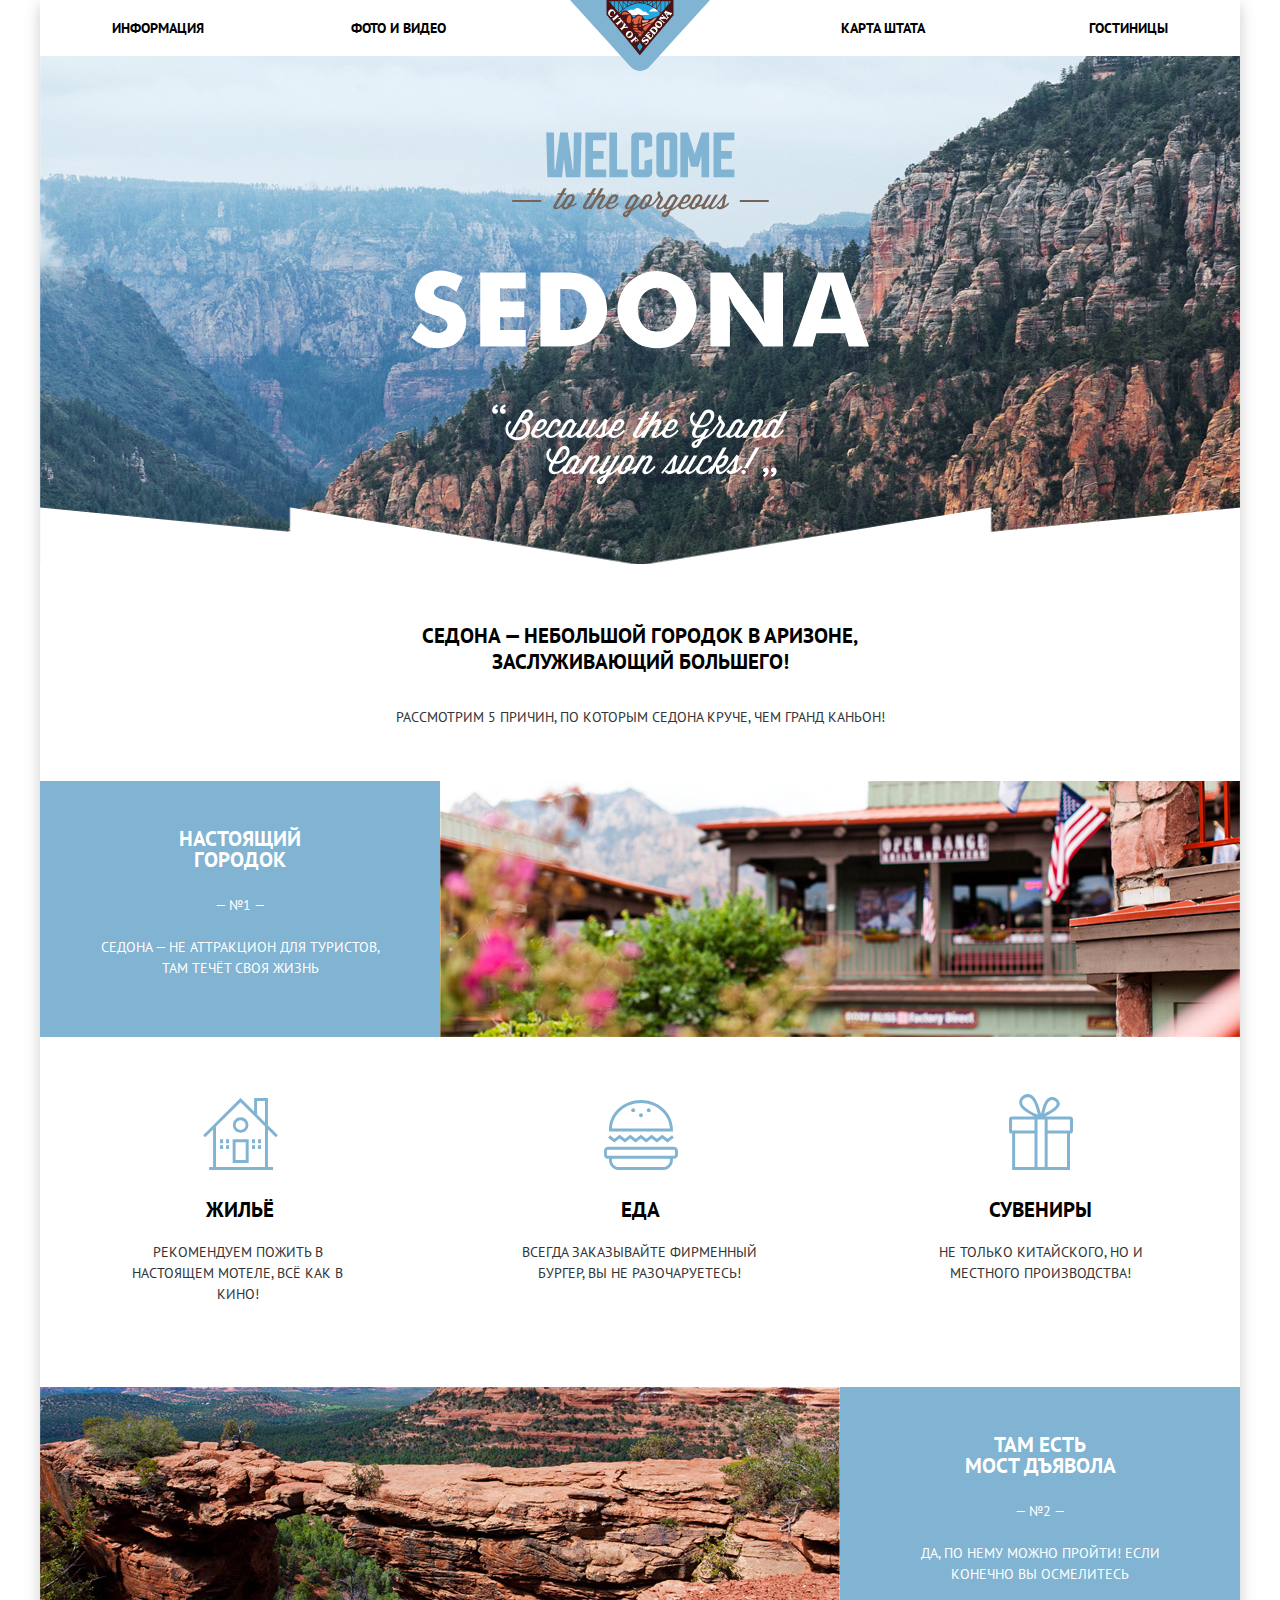
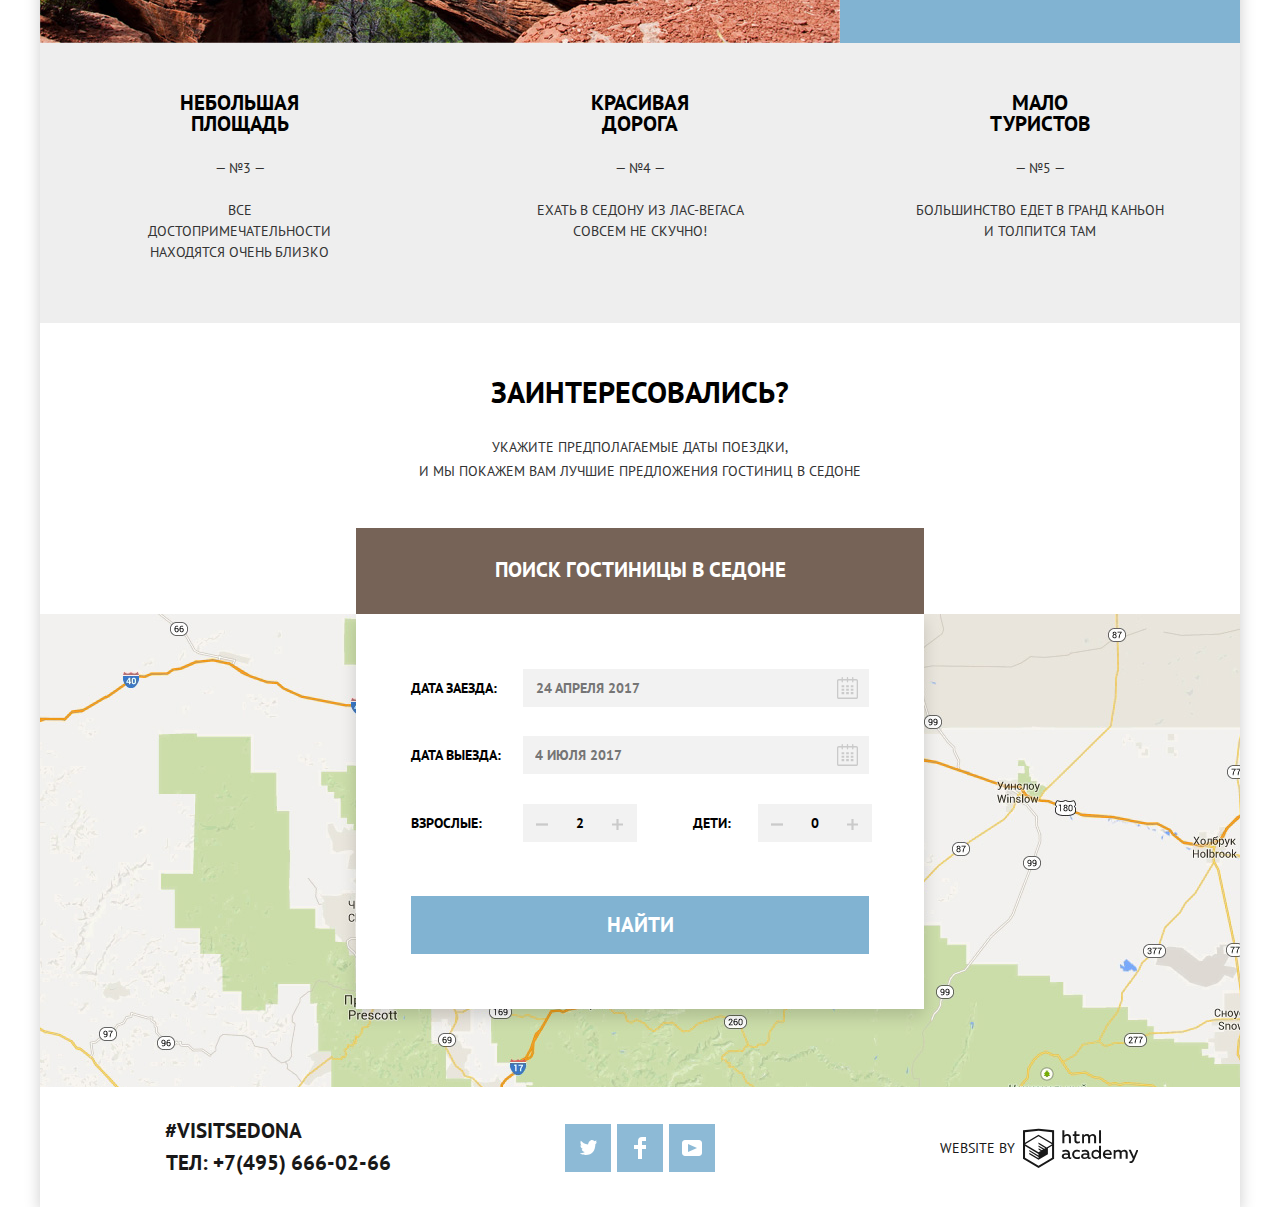
<file: index.html>
<!DOCTYPE html>
<html lang="ru">
  <head>
    <meta charset="utf-8">
    <title>Sedona</title>
    <link href="https://fonts.googleapis.com/css?family=PT+Sans:400,700&display=swap&subset=cyrillic" rel="stylesheet">
    <link rel="stylesheet" href="css/normalize.css">
    <link rel="stylesheet" href="css/style-min.css">
  </head>
  <body>
    <div class="wrapper">
      <header class="main-header">
        <nav class="main-navigation">
          <div class="main-header-logo">
            <img src="img/global/logo.svg" width="140" height="71" alt="Логотип Седона">
          </div>
          <ul class="site-navigation">
            <li class="site-navigation__link"><a href="#">Информация</a></li>
            <li class="site-navigation__link"><a href="#">Фото и видео</a></li>
            <li class="site-navigation__link"><a href="#">Карта штата</a></li>
            <li class="site-navigation__link"><a href="catalog.html">Гостиницы</a></li>
          </ul>
        </nav>
      </header>
      <main class="container">
        <section class="welcome">
          <img class="welcome-title" src="img/index/welcome.svg" alt="Добро пожаловать в Седону" width="459" height="353">
        </section>
        <div class="promo">
          <h1 class="promo-title heading">Седона — небольшой городок в Аризоне,
            заслуживающий большего!
          </h1>
          <p class="promo-reasons">Рассмотрим 5 причин, по которым Седона круче, чем гранд каньон!</p>
        </div>
        <section class="advantages">
          <div class="advantage-top">
            <div class="advantage-blue">
              <div class="description-blue">
                <h2 class="advantage-title heading">Настоящий городок</h2>
                <p class="advantage-number">— №1 —</p>
                <p class="advantage-description-top">Седона — не аттракцион для туристов, там течёт своя жизнь</p>
              </div>
              <img class="blue-image" src="img/index/feature-picture.jpg" alt="Настоящий городок" width="800" height="256">
            </div>
            <ul class="advantages-line">
              <li class="feature-item-house">
                <img class="house-img" src="img/index/icon-1.svg" alt="Дом" width="75" height="72">
                <h3 class="house-title heading">Жильё</h3>
                <p class="house-text">Рекомендуем пожить в настоящем мотеле, всё как в кино!</p>
              </li>
              <li class="feature-item-food">
                <img class="food-img" src="img/index/icon-3.svg" alt="Сувенир" width="74" height="70">
                <h3 class="food-title heading">Еда</h3>
                <p class="food-text">Всегда заказывайте фирменный бургер, вы не разочаруетесь!</p>
              </li>
              <li class="feature-item-souvenirs">
                <img class="souvenirs-img" src="img/index/icon-2.svg" alt="Бургер" width="64" height="76">
                <h3 class="souvenirs-title heading">Сувениры</h3>
                <p class="souvenirs-text">Не только китайского, но и местного производства!</p>
              </li>
            </ul>
          </div>
          <div class="advantage-bottom">
            <div class="advantage-blue">
              <img class="blue-image" src="img/index/feature-picture2.jpg" alt="Мост дъявола" width="800" height="256">
              <div class="description-blue">
                <h2 class="heading">Там есть<br> мост дъявола</h2>
                <p class="advantage-number">— №2 —</p>
                <p class="advantage-description-bottom">Да, по нему можно пройти! Если конечно вы осмелитесь</p>
              </div>
            </div>
            <ul class="advantages-row">
              <li class="more-advantage">
                <h3 class="more-title heading">Небольшая площадь</h3>
                <p class="more-number">— №3 —</p>
                <p class="area-text"> Все достопримечательности находятся очень близко</p>
              </li>
              <li class="more-advantage">
                <h3 class="more-title heading">Красивая дорога</h3>
                <p class="more-number">— №4 —</p>
                <p class="road-text">Ехать в Седону из Лас-Вегаса совсем не скучно!</p>
              </li>
              <li class="more-advantage">
                <h3 class="more-title heading">Мало туристов</h3>
                <p class="more-number">— №5 —</p>
                <p class="tourist-text"> Большинство едет в гранд каньон и толпится там</p>
              </li>
            </ul>
          </div>
        </section>
        <section class="search-hotel">
          <div class="search-text">
            <h3 class="search-question heading">Заинтересовались?</h3>
            <p class="search-date">Укажите предполагаемые даты поездки,<br>
              и мы покажем вам лучшие предложения гостиниц в седоне
            </p>
          </div>
          <a href="form.html" class="find-hotel">поиск гостиницы в седоне</a>
          <div class="form-map">
            <div class="form-hotels">
              <form class="search-form" action="#" method="post">
                <div class="date-in">
                  <label class="arrival" for="date-arrival">Дата заезда:</label>
                  <input class="arrival-text" type="text" name="date-arrival" placeholder="24 апреля 2017" id="date-arrival">
                  <span class="calendar-wrapper" title="Календарь">
                    <svg  class="calendar" xmlns="http://www.w3.org/2000/svg" width="21" height="22" viewBox="0 0 21 22">
                      <path d="M19.251 2.025h-2.845V.648c0-.381-.294-.689-.656-.689-.363 0-.656.308-.656.689v1.377h-3.938V.648c0-.381-.294-.689-.655-.689-.363 0-.657.308-.657.689v1.377H5.906V.648c0-.381-.294-.689-.656-.689-.363 0-.657.308-.657.689v1.377H1.75C.784 2.025 0 2.847 0 3.862v16.302C0 21.179.784 22 1.75 22h17.501c.966 0 1.749-.821 1.749-1.836V3.862c0-1.015-.783-1.837-1.749-1.837zm.437 18.139a.448.448 0 0 1-.437.459H1.75a.45.45 0 0 1-.438-.459V3.862a.45.45 0 0 1 .438-.459h2.844v1.378c0 .381.294.689.657.689.362 0 .656-.308.656-.689V3.403h3.938v1.378c0 .381.294.689.657.689.361 0 .655-.308.655-.689V3.403h3.938v1.378c0 .381.293.689.656.689.362 0 .656-.308.656-.689V3.403h2.845c.241 0 .437.206.437.459v16.302z"/>
                      <path d="M4.594 8.225h2.625v2.066H4.594zM4.594 11.668h2.625v2.067H4.594zM4.594 15.112h2.625v2.066H4.594zM9.188 15.112h2.625v2.066H9.188zM9.188 11.668h2.625v2.067H9.188zM9.188 8.225h2.625v2.066H9.188zM13.781 15.112h2.625v2.066h-2.625zM13.781 11.668h2.625v2.067h-2.625zM13.781 8.225h2.625v2.066h-2.625z"/>
                    </svg>
                  </span>
                </div>
                <div class="date-out">
                  <label class="departure" for="date-departure">Дата выезда:</label>
                  <input class="departure-text" type="text" name="date-departure" placeholder="4 июля 2017" id="date-departure">
                  <span class="calendar-wrapper" title="Календарь">
                    <svg  class="calendar" xmlns="http://www.w3.org/2000/svg" width="21" height="22" viewBox="0 0 21 22">
                      <path d="M19.251 2.025h-2.845V.648c0-.381-.294-.689-.656-.689-.363 0-.656.308-.656.689v1.377h-3.938V.648c0-.381-.294-.689-.655-.689-.363 0-.657.308-.657.689v1.377H5.906V.648c0-.381-.294-.689-.656-.689-.363 0-.657.308-.657.689v1.377H1.75C.784 2.025 0 2.847 0 3.862v16.302C0 21.179.784 22 1.75 22h17.501c.966 0 1.749-.821 1.749-1.836V3.862c0-1.015-.783-1.837-1.749-1.837zm.437 18.139a.448.448 0 0 1-.437.459H1.75a.45.45 0 0 1-.438-.459V3.862a.45.45 0 0 1 .438-.459h2.844v1.378c0 .381.294.689.657.689.362 0 .656-.308.656-.689V3.403h3.938v1.378c0 .381.294.689.657.689.361 0 .655-.308.655-.689V3.403h3.938v1.378c0 .381.293.689.656.689.362 0 .656-.308.656-.689V3.403h2.845c.241 0 .437.206.437.459v16.302z"/>
                      <path d="M4.594 8.225h2.625v2.066H4.594zM4.594 11.668h2.625v2.067H4.594zM4.594 15.112h2.625v2.066H4.594zM9.188 15.112h2.625v2.066H9.188zM9.188 11.668h2.625v2.067H9.188zM9.188 8.225h2.625v2.066H9.188zM13.781 15.112h2.625v2.066h-2.625zM13.781 11.668h2.625v2.067h-2.625zM13.781 8.225h2.625v2.066h-2.625z"/>
                    </svg>
                  </span>
                </div>
                <div class="quantity">
                  <div class="quantity-adult">
                    <label class="adult-label" for="quantity-adults">Взрослые:</label>
                    <div class="how-adults">
                      <a class="adult-minus" title="Уменьшить количество">
                        <svg class="icon-minus" xmlns="http://www.w3.org/2000/svg" width="12" height="3" viewBox="0 0 9.917 1.917">
                          <path d="M0 0h9.917v1.917h-9.917z"></path>
                        </svg>
                      </a>
                      <input class="adult-field" type="text" name="quantity-adults" value="2" id="quantity-adults">
                      <a class="adult-plus" title="Увеличить количество">
                        <svg class="icon-plus" xmlns="http://www.w3.org/2000/svg" width="11" height="11" viewBox="0 0 9.917 9.917">
                          <path d="M9.917 4h-4v-4h-1.917v4h-4v1.917h4v4h1.917v-4h4z"></path>
                        </svg>
                      </a>
                    </div>
                  </div>
                  <div class="quantity-children">
                    <label class="children-label" for="quantity-children">Дети:</label>
                    <div class="how-childrens">
                      <a class="children-minus" title="Уменьшить количество">
                        <svg class="icon-minus" xmlns="http://www.w3.org/2000/svg" width="12" height="3" viewBox="0 0 9.917 1.917">
                          <path d="M0 0h9.917v1.917h-9.917z"></path>
                        </svg>
                      </a>
                      <input class="children-field" type="text" name="quantity-children" value="0" id="quantity-children">
                      <a class="children-plus" title="Увеличить количество">
                        <svg class="icon-plus" xmlns="http://www.w3.org/2000/svg" width="11" height="11" viewBox="0 0 9.917 9.917">
                          <path d="M9.917 4h-4v-4h-1.917v4h-4v1.917h4v4h1.917v-4h4z"></path>
                        </svg>
                      </a>
                    </div>
                  </div>
                </div>
                <button type="submit" class="search-button">Найти</button>
              </form>
            </div>
            <iframe class="map-sedona" src="https://www.google.com/maps/embed?pb=!1m18!1m12!1m3!1d6936.505909558328!2d-111.76357971308367!3d34.86641125039566!2m3!1f0!2f0!3f0!3m2!1i1024!2i768!4f13.1!3m3!1m2!1s0x872da132f942b00d%3A0x5548c523fa6c8efd!2z0KHQtdC00L7QvdCwLCDQkNGA0LjQt9C-0L3QsCA4NjMzNiwg0KHQqNCQ!5e0!3m2!1sru!2sru!4v1582184857812!5m2!1sru!2sru" width="1200" height="593" style="border:0;" allowfullscreen=""></iframe>
          </div>
        </section>
      </main>
      <footer class="main-footer">
        <div class="contacts">
          <div class="footer-hashtag">#visitSEDONA</div>
          <div class="footer-number">Тел: <a class="number-link" href="tel:+74956660266">+7(495) 666-02-66</a></div>
        </div>
        <div class="footer-social">
          <a class="social-link" href="#" target="_blank" title="наша страница в Twitter">
            <svg class="social-svg" xmlns="http://www.w3.org/2000/svg" xmlns:xlink="http://www.w3.org/1999/xlink" width="17" height="15" viewBox="0 0 17 15">
              <path d="M10.95.144c1.685-.496 2.984.27 3.577 1.179.673-.231 1.331-.481 2.011-.708a2.345 2.345 0 0 1-.857 1.768c.685.17 1.304-.491 1.304-.491-.169 1-1.006 1.788-1.563 2.024-.231 6.75-3.175 11.217-10.077 11.082h-.446c-.41 0-4.164-.46-4.898-1.887 2.271.196 3.893-.422 4.693-1.177-.96-.3-2.679-.477-2.979-2.95.349.106.564.228 1.19.119C1.705 8.247.374 7.53.448 5.33c.285.328 1.067.536 1.34.472C1.085 5.561-.182 2.442.894.85c1.818 1.854 3.735 3.606 7.152 3.773C8.254 2.33 9.183.793 10.95.144z"></path>
            </svg>
          </a>
          <a class="social-link" href="#" target="_blank" title="наша страница в Facebook">
            <svg class="social-svg" xmlns="http://www.w3.org/2000/svg" width="12" height="22" viewBox="0 0 12 22">
              <path d="M12 4V0H8a4 4 0 0 0-4 4v4H0v4h4v10h4V12h4V8H8V4h4z"></path>
            </svg>
          </a>
          <a class="social-link" href="#" target="_blank" title="наша страница на YouTube">
            <svg class="social-svg" xmlns="http://www.w3.org/2000/svg" xmlns:xlink="http://www.w3.org/1999/xlink" width="20" height="16" viewBox="0 0 20 16">
              <path d="M17 0H3C1.35 0 0 1.35 0 3v10c0 1.65 1.35 3 3 3h14c1.65 0 3-1.35 3-3V3c0-1.65-1.35-3-3-3zM6.027 11.998V4.002L15.014 8l-8.987 3.998z"></path>
            </svg>
          </a>
        </div>
        <p class="footer-copyright">
          <span class="copyright-text">Website by</span>
          <a class="footer-logo" href="https://htmlacademy.ru/intensive/htmlcss">
            <svg class="copyright-logo" xmlns="http://www.w3.org/2000/svg" data-name="Layer 1" viewBox="0 0 113 39">
              <path d="M46.84 28.22a2.07 2.07 0 0 0 .58-.11v1.4a3.41 3.41 0 0 1-1.24.22 1.75 1.75 0 0 1-1.75-1 5.08 5.08 0 0 1-3.3 1.13c-1.59 0-3.06-.87-3.06-2.68 0-2.24 2.08-2.93 3.9-2.93a11.63 11.63 0 0 1 2.28.26v-.31c0-1.09-.8-1.86-2.3-1.86a7.79 7.79 0 0 0-3.15.67v-1.79a10.72 10.72 0 0 1 3.35-.58c2.48 0 4 1.18 4 3.83v3.14a.57.57 0 0 0 .69.61zm-6.76-1.19a1.42 1.42 0 0 0 1.64 1.29 3.56 3.56 0 0 0 2.53-1v-1.51a10.21 10.21 0 0 0-1.9-.22c-1.1.01-2.27.35-2.27 1.45zM53.06 20.62a5.29 5.29 0 0 1 2.7.67v1.79a4.28 4.28 0 0 0-2.42-.73 2.89 2.89 0 1 0 0 5.76 5.26 5.26 0 0 0 2.55-.67v1.8a6.58 6.58 0 0 1-2.9.6 4.42 4.42 0 0 1-4.72-4.54 4.54 4.54 0 0 1 4.79-4.68zM65.84 28.22a2.07 2.07 0 0 0 .58-.11v1.4a3.41 3.41 0 0 1-1.24.22 1.75 1.75 0 0 1-1.75-1 5.08 5.08 0 0 1-3.3 1.13c-1.59 0-3.06-.87-3.06-2.68 0-2.24 2.08-2.93 3.9-2.93a11.63 11.63 0 0 1 2.28.26v-.31c0-1.09-.8-1.86-2.3-1.86a7.79 7.79 0 0 0-3.15.67v-1.79a10.72 10.72 0 0 1 3.35-.58c2.48 0 4 1.18 4 3.83v3.14a.57.57 0 0 0 .69.61zm-6.76-1.19a1.42 1.42 0 0 0 1.64 1.29 3.56 3.56 0 0 0 2.53-1v-1.51a10.21 10.21 0 0 0-1.9-.22c-1.11.01-2.27.35-2.27 1.45zM76.67 16.85v12.76h-1.76v-1.39a4.07 4.07 0 0 1-3.35 1.62 4.62 4.62 0 0 1 0-9.22 4 4 0 0 1 3.15 1.37v-5.14h2zm-4.76 5.48a2.9 2.9 0 0 0 0 5.8 3 3 0 0 0 2.79-1.84v-2.13a3.06 3.06 0 0 0-2.79-1.83zM82.99 20.62c3.48 0 4.68 2.81 4.12 5.34h-6.58c.22 1.57 1.75 2.22 3.35 2.22a6.41 6.41 0 0 0 2.77-.62v1.68a7.5 7.5 0 0 1-3.14.6c-2.68 0-5-1.53-5-4.61a4.39 4.39 0 0 1 4.48-4.61zm.09 1.62a2.39 2.39 0 0 0-2.57 2.26h4.85a2.06 2.06 0 0 0-2.28-2.26zM89.1 29.61v-8.75h1.73v1.09a4 4 0 0 1 2.92-1.33 3 3 0 0 1 2.73 1.4 4.33 4.33 0 0 1 3.06-1.4 3.21 3.21 0 0 1 3.32 3.52v5.47h-2V24.2a1.67 1.67 0 0 0-1.73-1.84 2.94 2.94 0 0 0-2.17 1.18V29.61h-2V24.2a1.67 1.67 0 0 0-1.73-1.84 3.11 3.11 0 0 0-2.32 1.35v5.91h-2zM111.47 20.86h2l-4.1 9.93c-.95 2.28-2.19 3-3.52 3a5 5 0 0 1-1.15-.15v-1.66a3 3 0 0 0 .89.13c.95 0 1.66-.67 2.17-2l.18-.44-4.16-8.82h2.13l3 6.6zM40.66 1.53v5a4 4 0 0 1 2.83-1.2A3.41 3.41 0 0 1 47.1 8.9v5.41h-2V9.15a1.9 1.9 0 0 0-2-2.1 3.08 3.08 0 0 0-2.44 1.46v5.8h-2V1.53h2zM52.43 2.42v3.12h3.17v1.71h-3.17v4c0 1.15.53 1.53 1.66 1.53a4.71 4.71 0 0 0 1.77-.35v1.68a7.14 7.14 0 0 1-2.35.38 2.68 2.68 0 0 1-3-2.88V7.23h-1.6V5.52h1.57V2.88zM58.1 14.29V5.54h1.73v1.09a4 4 0 0 1 2.92-1.33 3 3 0 0 1 2.73 1.4 4.33 4.33 0 0 1 3.06-1.4 3.21 3.21 0 0 1 3.32 3.52v5.47h-2V8.88a1.67 1.67 0 0 0-1.73-1.84 2.94 2.94 0 0 0-2.17 1.18V14.29h-2V8.88a1.67 1.67 0 0 0-1.73-1.84 3.11 3.11 0 0 0-2.32 1.35v5.91h-2zM74.72 1.52h1.95v12.76h-1.95zM15.44.02h-.16L0 1.62v28l15.28 9.09 15.28-9.09v-28zm13.12 28.45l-13.28 7.9L2 28.47V16.99l13.22 7.87v1.43l-9.07-5.4v1.38l9.11 5.47v1.46l-9.1-5.42v1.38l9.11 5.47 9.19-5.5V19.22l4.1-2.45v11.67zm0-13.16l-3.65 2.14-1.68 1-8-4.76v1.38l6.84 4.07h-.06l-.15.09-1 .57-5.64-3.36v1.38l4.45 2.65-1.05.7-3.36-2v1.38l2.21 1.3-2.25 1.35-13.16-7.82 13.17-7.92zm0-1.39L15.21 6.05l-13.2 7.86V3.41l13.28-1.39 13.28 1.39v10.51z"/>
            </svg>
          </a>
        </p>
      </footer>
    </div>
    <script src="js/script-min.js"></script>
  </body>
</html>
</file>
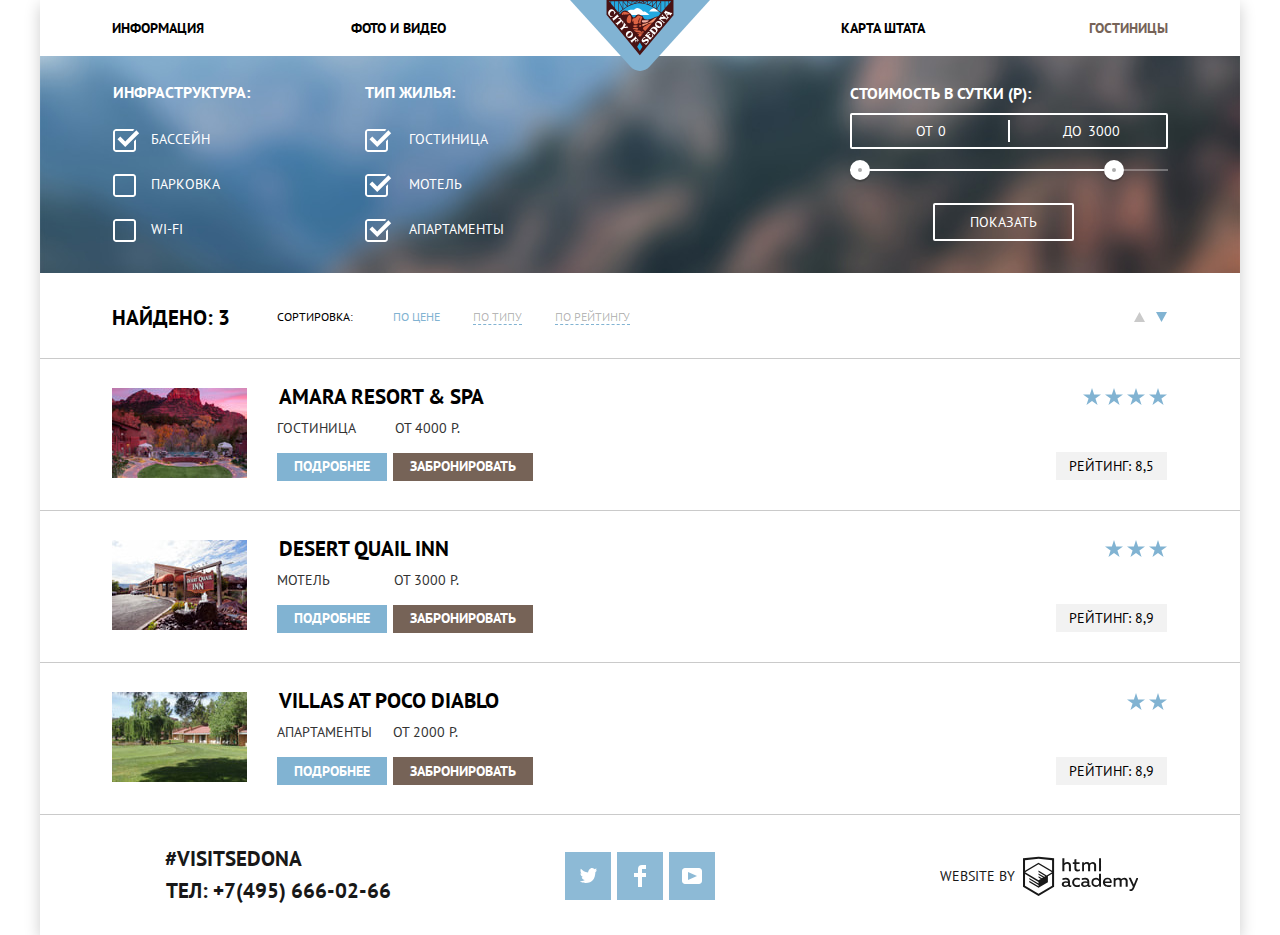
<file: catalog.html>
<!DOCTYPE html>
<html lang="ru">
  <head>
    <meta charset="utf-8">
    <title>Sedona</title>
    <link href="https://fonts.googleapis.com/css?family=PT+Sans:400,700&display=swap&subset=cyrillic" rel="stylesheet">
    <link rel="stylesheet" href="css/normalize.css">
    <link rel="stylesheet" href="css/style-min.css">
  </head>
  <body>
    <div class="wrapper">
      <header class="main-header">
        <nav class="main-navigation">
          <div class="main-header-logo">
            <a href="index.html"><img src="img/global/logo.svg" width="140" height="71" alt="Логотип Седона"></a>
          </div>
          <ul class="site-navigation">
            <li class="site-navigation__link"><a href="#">Информация</a> </li>
            <li class="site-navigation__link"><a href="#">Фото и видео</a></li>
            <li class="site-navigation__link"><a href="#">Карта штата</a></li>
            <li class="site-navigation__link site-navigation__link_active"><a class="active" href="#">Гостиницы</a></li>
          </ul>
        </nav>
      </header>
      <main class="container">
        <form class="header-filter" method="post" action="https://echo.htmlacademy.ru">
          <div class="filter-components">
            <fieldset>
              <legend class="components-title">Инфраструктура:</legend>
              <ul class="components-list">
                <li class="components-item">
                  <label class="components-label" for="checkbox1">
                  <input class="filter-input" type="checkbox" name="pool" id="checkbox1" checked>
                  <span class="components-text">Бассейн</span>
                  </label>
                </li>
                <li class="components-item">
                  <label class="components-label" for="checkbox2">
                  <input class="filter-input" type="checkbox" name="parking" id="checkbox2">
                  <span class="components-text">Парковка</span>
                  </label>
                </li>
                <li class="components-item">
                  <label class="components-label" for="checkbox3">
                  <input class="filter-input" type="checkbox" name="wi-fi" id="checkbox3">
                  <span class="components-text">wi-fi</span>
                  </label>
                </li>
              </ul>
            </fieldset>
          </div>
          <div class="filter-houses">
            <fieldset>
              <legend class="houses-title">Тип жилья:</legend>
              <ul class="houses-list">
                <li class="houses-item">
                  <label class="houses-label" for="checkbox4">
                  <input class="filter-input" type="checkbox" name="hotel" id="checkbox4" checked>
                  <span class="houses-text">Гостиница</span>
                  </label>
                </li>
                <li class="houses-item">
                  <label class="houses-label" for="checkbox5">
                  <input class="filter-input" type="checkbox" name="motel" id="checkbox5" checked>
                  <span class="houses-text">Мотель</span>
                  </label>
                </li>
                <li class="houses-item">
                  <label class="houses-label" for="checkbox6">
                  <input class="filter-input" type="checkbox" name="apartments" id="checkbox6" checked>
                  <span class="houses-text">Апартаменты</span>
                  </label>
                </li>
              </ul>
            </fieldset>
          </div>
          <div class="filter-range">
            <div class="filter-range-title">Стоимость в сутки (р):</div>
            <div class="price-controls">
              <label class="min-price">от <input type="number" name="min-price" value="0"></label>
              <label class="max-price">до <input type="number" name="max-price" value="3000"></label>
            </div>
            <div class="range-controls">
              <div class="scale">
                <div class="bar"></div>
              </div>
              <div class="range-toggle range-toggle-min"></div>
              <div class="range-toggle range-toggle-max"></div>
            </div>
            <button class="button-transparent" type="submit">Показать</button>
          </div>
        </form>
        <div class="search-results">
          <h3 class="results-title heading">Найдено: <span>3</span></h3>
          <div class="search-center">
            <small class="sort">Сортировка:</small>
            <ul class="search-list">
              <li class="search-item"><a class="active-search" href="#">По цене</a></li>
              <li class="search-item"><a href="#">По типу</a></li>
              <li class="search-item"><a href="#">По рейтингу</a></li>
            </ul>
          </div>
          <div class="search-right">
            <button class="page-up" title="Сортировка от меньшего к большему">
              <svg class="arrow-up" xmlns="http://www.w3.org/2000/svg" width="11" height="10" viewBox="0 0 11 10">
                <path d="M5.5 0L0 10h11z"/>
              </svg>
            </button>
            <button class="page-down" title="Сортировка от большего к меньшему">
              <svg class="arrow-down" xmlns="http://www.w3.org/2000/svg" width="11" height="10" viewBox="0 0 11 10">
                <path d="M5.5 10L0 0h11"/>
              </svg>
            </button>
          </div>
        </div>
        <section class="catalog">
          <ul class="catalog-list">
            <li class="catalog-item">
              <div class="left-column">
                <a class="catalog-img" href="catalog-item.html"><img src="img/catalog/hotel-picture.jpg" alt="Amara Resort & Spa" width="135" height="90"></a>
                <div class="description">
                  <h3 class="heading"><a href="catalog-item.html">Amara Resort & Spa</a></h3>
                  <div class="type-price">
                    <div class="type">Гостиница</div>
                    <div class="price top-price">от 4000 р.</div>
                  </div>
                  <div class="hotel-buttons">
                    <a href="#" class="button-blue">Подробнее</a>
                    <button class="button-brown">Забронировать</button>
                  </div>
                </div>
              </div>
              <div class="right-column">
                <div class="rating">
                  <div class="rating-stars">
                    <span class="icon-star"></span>
                    <span class="icon-star"></span>
                    <span class="icon-star"></span>
                    <span class="icon-star"></span>
                  </div>
                  <span class="hotel-rating">Рейтинг: 8,5</span>
                </div>
              </div>
            </li>
            <li class="catalog-item">
              <div class="left-column">
                <a class="catalog-img" href="catalog-item.html"><img src="img/catalog/hotel-picture2.jpg" alt="Desert Quail Inn" width="135" height="90"></a>
                <div class="description">
                  <h3 class="heading"><a href="catalog-item.html">Desert Quail Inn</a></h3>
                  <div class="type-price">
                    <div class="type">Мотель</div>
                    <div class="price middle-price">от 3000 р.</div>
                  </div>
                  <div class="hotel-buttons">
                    <a href="#" class="button-blue">Подробнее</a>
                    <button class="button-brown">Забронировать</button>
                  </div>
                </div>
              </div>
              <div class="right-column">
                <div class="rating">
                  <div class="rating-stars">
                    <span class="icon-star"></span>
                    <span class="icon-star"></span>
                    <span class="icon-star"></span>
                  </div>
                  <span class="hotel-rating">Рейтинг: 8,9</span>
                </div>
              </div>
            </li>
            <li class="catalog-item">
              <div class="left-column">
                <a class="catalog-img" href="catalog-item.html"><img src="img/catalog/hotel-picture3.jpg" alt="Villas at Poco Diablo" width="135" height="90"></a>
                <div class="description">
                  <h3 class="heading"><a href="catalog-item.html">Villas at Poco Diablo</a></h3>
                  <div class="type-price">
                    <div class="type">Апартаменты</div>
                    <div class="price bottom-price">от 2000 р.</div>
                  </div>
                  <div class="hotel-buttons">
                    <a href="#" class="button-blue">Подробнее</a>
                    <button class="button-brown">Забронировать</button>
                  </div>
                </div>
              </div>
              <div class="right-column">
                <div class="rating">
                  <div class="rating-stars">
                    <span class="icon-star"></span>
                    <span class="icon-star"></span>
                  </div>
                  <span class="hotel-rating">Рейтинг: 8,9</span>
                </div>
              </div>
            </li>
          </ul>
        </section>
      </main>
      <footer class="main-footer">
        <div class="contacts">
          <div class="footer-hashtag">#visitSEDONA</div>
          <div class="footer-number">Тел: <a class="number-link" href="tel:+74956660266">+7(495) 666-02-66</a></div>
        </div>
        <div class="footer-social">
          <a class="social-link" href="#" target="_blank" title="наша страница в Twitter">
            <svg class="social-svg" xmlns="http://www.w3.org/2000/svg" xmlns:xlink="http://www.w3.org/1999/xlink" width="17" height="15" viewBox="0 0 17 15">
              <path d="M10.95.144c1.685-.496 2.984.27 3.577 1.179.673-.231 1.331-.481 2.011-.708a2.345 2.345 0 0 1-.857 1.768c.685.17 1.304-.491 1.304-.491-.169 1-1.006 1.788-1.563 2.024-.231 6.75-3.175 11.217-10.077 11.082h-.446c-.41 0-4.164-.46-4.898-1.887 2.271.196 3.893-.422 4.693-1.177-.96-.3-2.679-.477-2.979-2.95.349.106.564.228 1.19.119C1.705 8.247.374 7.53.448 5.33c.285.328 1.067.536 1.34.472C1.085 5.561-.182 2.442.894.85c1.818 1.854 3.735 3.606 7.152 3.773C8.254 2.33 9.183.793 10.95.144z"></path>
            </svg>
          </a>
          <a class="social-link" href="#" target="_blank" title="наша страница в Facebook">
            <svg class="social-svg" xmlns="http://www.w3.org/2000/svg" width="12" height="22" viewBox="0 0 12 22">
              <path d="M12 4V0H8a4 4 0 0 0-4 4v4H0v4h4v10h4V12h4V8H8V4h4z"></path>
            </svg>
          </a>
          <a class="social-link" href="#" target="_blank" title="наша страница на YouTube">
            <svg class="social-svg" xmlns="http://www.w3.org/2000/svg" xmlns:xlink="http://www.w3.org/1999/xlink" width="20" height="16" viewBox="0 0 20 16">
              <path d="M17 0H3C1.35 0 0 1.35 0 3v10c0 1.65 1.35 3 3 3h14c1.65 0 3-1.35 3-3V3c0-1.65-1.35-3-3-3zM6.027 11.998V4.002L15.014 8l-8.987 3.998z"></path>
            </svg>
          </a>
        </div>
        <p class="footer-copyright">
          <span class="copyright-text">Website by</span>
          <a class="footer-logo" href="https://htmlacademy.ru/intensive/htmlcss">
            <svg class="copyright-logo" xmlns="http://www.w3.org/2000/svg" data-name="Layer 1" viewBox="0 0 113 39">
              <path d="M46.84 28.22a2.07 2.07 0 0 0 .58-.11v1.4a3.41 3.41 0 0 1-1.24.22 1.75 1.75 0 0 1-1.75-1 5.08 5.08 0 0 1-3.3 1.13c-1.59 0-3.06-.87-3.06-2.68 0-2.24 2.08-2.93 3.9-2.93a11.63 11.63 0 0 1 2.28.26v-.31c0-1.09-.8-1.86-2.3-1.86a7.79 7.79 0 0 0-3.15.67v-1.79a10.72 10.72 0 0 1 3.35-.58c2.48 0 4 1.18 4 3.83v3.14a.57.57 0 0 0 .69.61zm-6.76-1.19a1.42 1.42 0 0 0 1.64 1.29 3.56 3.56 0 0 0 2.53-1v-1.51a10.21 10.21 0 0 0-1.9-.22c-1.1.01-2.27.35-2.27 1.45zM53.06 20.62a5.29 5.29 0 0 1 2.7.67v1.79a4.28 4.28 0 0 0-2.42-.73 2.89 2.89 0 1 0 0 5.76 5.26 5.26 0 0 0 2.55-.67v1.8a6.58 6.58 0 0 1-2.9.6 4.42 4.42 0 0 1-4.72-4.54 4.54 4.54 0 0 1 4.79-4.68zM65.84 28.22a2.07 2.07 0 0 0 .58-.11v1.4a3.41 3.41 0 0 1-1.24.22 1.75 1.75 0 0 1-1.75-1 5.08 5.08 0 0 1-3.3 1.13c-1.59 0-3.06-.87-3.06-2.68 0-2.24 2.08-2.93 3.9-2.93a11.63 11.63 0 0 1 2.28.26v-.31c0-1.09-.8-1.86-2.3-1.86a7.79 7.79 0 0 0-3.15.67v-1.79a10.72 10.72 0 0 1 3.35-.58c2.48 0 4 1.18 4 3.83v3.14a.57.57 0 0 0 .69.61zm-6.76-1.19a1.42 1.42 0 0 0 1.64 1.29 3.56 3.56 0 0 0 2.53-1v-1.51a10.21 10.21 0 0 0-1.9-.22c-1.11.01-2.27.35-2.27 1.45zM76.67 16.85v12.76h-1.76v-1.39a4.07 4.07 0 0 1-3.35 1.62 4.62 4.62 0 0 1 0-9.22 4 4 0 0 1 3.15 1.37v-5.14h2zm-4.76 5.48a2.9 2.9 0 0 0 0 5.8 3 3 0 0 0 2.79-1.84v-2.13a3.06 3.06 0 0 0-2.79-1.83zM82.99 20.62c3.48 0 4.68 2.81 4.12 5.34h-6.58c.22 1.57 1.75 2.22 3.35 2.22a6.41 6.41 0 0 0 2.77-.62v1.68a7.5 7.5 0 0 1-3.14.6c-2.68 0-5-1.53-5-4.61a4.39 4.39 0 0 1 4.48-4.61zm.09 1.62a2.39 2.39 0 0 0-2.57 2.26h4.85a2.06 2.06 0 0 0-2.28-2.26zM89.1 29.61v-8.75h1.73v1.09a4 4 0 0 1 2.92-1.33 3 3 0 0 1 2.73 1.4 4.33 4.33 0 0 1 3.06-1.4 3.21 3.21 0 0 1 3.32 3.52v5.47h-2V24.2a1.67 1.67 0 0 0-1.73-1.84 2.94 2.94 0 0 0-2.17 1.18V29.61h-2V24.2a1.67 1.67 0 0 0-1.73-1.84 3.11 3.11 0 0 0-2.32 1.35v5.91h-2zM111.47 20.86h2l-4.1 9.93c-.95 2.28-2.19 3-3.52 3a5 5 0 0 1-1.15-.15v-1.66a3 3 0 0 0 .89.13c.95 0 1.66-.67 2.17-2l.18-.44-4.16-8.82h2.13l3 6.6zM40.66 1.53v5a4 4 0 0 1 2.83-1.2A3.41 3.41 0 0 1 47.1 8.9v5.41h-2V9.15a1.9 1.9 0 0 0-2-2.1 3.08 3.08 0 0 0-2.44 1.46v5.8h-2V1.53h2zM52.43 2.42v3.12h3.17v1.71h-3.17v4c0 1.15.53 1.53 1.66 1.53a4.71 4.71 0 0 0 1.77-.35v1.68a7.14 7.14 0 0 1-2.35.38 2.68 2.68 0 0 1-3-2.88V7.23h-1.6V5.52h1.57V2.88zM58.1 14.29V5.54h1.73v1.09a4 4 0 0 1 2.92-1.33 3 3 0 0 1 2.73 1.4 4.33 4.33 0 0 1 3.06-1.4 3.21 3.21 0 0 1 3.32 3.52v5.47h-2V8.88a1.67 1.67 0 0 0-1.73-1.84 2.94 2.94 0 0 0-2.17 1.18V14.29h-2V8.88a1.67 1.67 0 0 0-1.73-1.84 3.11 3.11 0 0 0-2.32 1.35v5.91h-2zM74.72 1.52h1.95v12.76h-1.95zM15.44.02h-.16L0 1.62v28l15.28 9.09 15.28-9.09v-28zm13.12 28.45l-13.28 7.9L2 28.47V16.99l13.22 7.87v1.43l-9.07-5.4v1.38l9.11 5.47v1.46l-9.1-5.42v1.38l9.11 5.47 9.19-5.5V19.22l4.1-2.45v11.67zm0-13.16l-3.65 2.14-1.68 1-8-4.76v1.38l6.84 4.07h-.06l-.15.09-1 .57-5.64-3.36v1.38l4.45 2.65-1.05.7-3.36-2v1.38l2.21 1.3-2.25 1.35-13.16-7.82 13.17-7.92zm0-1.39L15.21 6.05l-13.2 7.86V3.41l13.28-1.39 13.28 1.39v10.51z"/>
            </svg>
          </a>
        </p>
      </footer>
    </div>
  </body>
</html>
</file>
<file: css/style-min.css>
body{margin:0;padding:0;font-family:"PT Sans",Arial,sans-serif;font-size:14px;font-weight:400;text-transform:uppercase;background-color:#fff}.heading{font-weight:700;font-size:21px;color:#000}a{text-decoration:none}.wrapper{width:1200px;margin:0 auto;box-shadow:0 5px 15px 0 rgba(0,1,1,0.2)}.main-header{position:relative;display:flex;width:100%;height:56px;color:#000;font-weight:700;line-height:26px;background-color:#fff}.main-navigation{display:flex;width:100%;min-height:26px;font-weight:700}.site-navigation{display:flex;align-items:center;flex-wrap:wrap;width:100%;padding:0 72px;margin:0;list-style:none;line-height:26px}.main-navigation a:hover{color:#89b8d5}.main-navigation a:active{color:rgba(0,0,0,0.3)}.site-navigation li{width:239px}.site-navigation__link:nth-child(4n-3){text-align:left}.site-navigation__link:nth-child(4n-2){text-align:left}.site-navigation__link:nth-child(4n-1){margin-left:96px;text-align:right}.site-navigation__link:nth-child(4n){margin-left:4px;text-align:right}.site-navigation__link{box-sizing:border-box}.main-header-logo{z-index:99;position:absolute;top:0;left:50%;transform:translateX(-50%);padding:0 51px}.site-navigation a{color:#000}.site-navigation__link .active{color:#766357;cursor:default;text-decoration:none}.site-navigation__link .active:active{color:#766357}.site-navigation__link .active:hover{color:#766357}.welcome{position:relative;height:432px;padding-top:76px;background:#81b3d2 url(../img/index/background-photo.jpg) center -85px no-repeat}.welcome-title{display:block;width:459px;height:353px;margin:0 auto}.welcome::after{position:absolute;bottom:0;left:0;display:block;width:100%;height:59px;background-image:url(../img/index/polygon.png);background-repeat:no-repeat;background-size:1203px 59px;background-position:-1px 1.5px;content:""}.promo{display:flex;flex-direction:column;justify-content:center;align-items:center;width:100%;padding:40px 0 42px;text-align:center}.promo-title{width:440px;margin-top:19px;line-height:26px}.promo-reasons{padding:6px 5px 0;width:100%;color:#333}.advantage-blue{display:flex;justify-content:space-between;width:100%;min-height:256px;text-align:center;background-color:#81b3d2}.advantages h2{color:#fff;line-height:21px}.advantage-blue p{color:#fff;line-height:21px}.description-blue{display:flex;flex-direction:column;justify-content:center;align-items:center;width:33.3%;padding-bottom:20px;padding-top:5px;background-color:#81b3d2}.advantage-description-top{width:280px}.advantage-title{width:140px}.advantage-top .description-blue{width:400px}.advantage-description-bottom{width:303px}.advantage-number{padding-top:8px;margin-top:0;margin-bottom:0}.advantage-description-top,.advantage-description-bottom{padding-top:7px}.advantages-line{display:flex;justify-content:space-around;align-items:baseline;flex-wrap:wrap;padding:57px 0;margin:0 0 11px;list-style:none;line-height:21px;text-align:center}.advantages-row{display:flex;justify-content:space-between;align-items:baseline;flex-wrap:wrap;height:auto;padding:0 0 5px;margin:0;list-style:none;line-height:21px;text-align:center;background-color:#eee}.advantages-line li{width:33.3%}.house-img,.food-img,.souvenirs-img{padding-left:1px;padding-bottom:23px}.advantages-line p{color:#333}.house-title,.food-title,.souvenirs-title{margin:0 auto;padding-bottom:8px}.advantages-row li{width:33.3%}.advantages-row p{color:#333}.house-text{padding:0 75px 0 70px}.food-text{padding:0 58px 0 56px}.souvenirs-text{padding:0 63px 0 64px}.more-advantage{display:flex;flex-direction:column;justify-content:center;align-items:center;padding-top:49px;padding-bottom:55px}.more-title{margin:0 auto}.more-advantage h3{width:30%}.area-text{width:210px;margin:0 auto;padding-top:7px}.road-text{width:262px;margin:0 auto;padding-top:7px}.tourist-text{width:255px;margin:0 auto;padding-top:7px}.more-number{padding-top:10px}.search-hotel{position:relative;display:flex;flex-direction:column;align-items:center}.search-text{margin-bottom:31px;text-align:center}.search-question{margin-top:51px;margin-bottom:25px;font-size:30px;line-height:36px}.search-date{line-height:24px;color:#333}.find-hotel{width:568px;min-height:86px;box-sizing:border-box;padding-top:29px;font-size:21px;line-height:26px;color:#fff;font-weight:700;text-transform:uppercase;text-align:center;border:0;background-color:#766357}.find-hotel:hover{background-color:#604e43}.find-hotel:active{color:rgba(255,255,255,0.3);background-color:#503e33}.form-map{width:100%;height:473px;position:relative;overflow:hidden}.form-hotels{position:absolute;left:50%;transform:translateX(-50%);display:flex;width:568px;height:395px;text-align:center;transition-duration:300ms;transition-timing-function:ease-out}.form-remove{transform:translateX(-50%) translateY(-105%)}.search-form{position:absolute;display:flex;flex-direction:column;justify-content:space-between;align-items:center;width:458px;padding:55px;font-weight:700;line-height:26px;color:#000;background-color:#fff;box-shadow:0 7px 15px 0 rgba(0,1,1,0.15)}@keyframes shake{0%,100%{transform:translateX(-50%)}10%,30%,50%,70%,90%{transform:translateX(calc(-50% - 5px))}20%,40%,60%,80%{transform:translateX(calc(-50% + 5px))}}.submit-error{animation:shake .6s}.search-form input{box-sizing:border-box}.date-in,.date-out{position:relative;display:flex;align-items:baseline}.date-in{margin-bottom:29px}.date-out{margin-bottom:30px}.arrival{width:91px;margin-right:21px;text-align:left}.departure{width:95px;margin-right:17px;text-align:left}.departure-text:-ms-input-placeholder{color:gray}.arrival-text:-ms-input-placeholder{color:gray}.arrival-text,.departure-text{width:346px;height:38px;padding-right:50px;font-weight:800;color:#000;text-transform:uppercase;border:none;background-color:#f2f2f2}.arrival-text{padding-left:13px}.departure-text{padding-left:12px}.departure-text:hover,.arrival-text:hover{background-color:#ebebeb}.arrival-text:focus,.departure-text:focus{border:solid 2px #e5e5e5;background-color:#fff}.quantity{display:flex;align-items:baseline;width:458px;margin-bottom:54px}.adult-label{width:71px;padding-right:41px;text-align:left}.children-label{width:38px;padding-right:27px;padding-left:56px;text-align:center}.quantity-adult,.quantity-children{display:flex;align-items:baseline;justify-content:space-around;white-space:nowrap}.adult-minus{width:38px;height:38px;padding:10px 13px;text-align:center;color:#818181;border:0;background-color:#f2f2f2;cursor:pointer}.adult-plus{width:38px;height:38px;padding:10px 14px 10px 13px;color:#818181;text-align:center;border:0;background-color:#f2f2f2;cursor:pointer}.adult-field{width:38px;height:38px;margin-right:-4px;margin-left:-4px;padding:10px;font-weight:700;color:#000;text-align:center;border:0;background-color:#f2f2f2}.children-minus{width:38px;height:38px;padding:10px 13px;color:#818181;text-align:center;border:0;background-color:#f2f2f2;cursor:pointer}.children-plus{width:38px;height:38px;padding:10px 14px 10px 13px;color:#818181;text-align:center;border:0;background-color:#f2f2f2;cursor:pointer}.children-field{width:38px;height:38px;margin-right:-4px;margin-left:-4px;padding:10px;font-weight:700;color:#000;text-align:center;border:0;background-color:#f2f2f2}.calendar{top:8px;position:absolute;left:93%;width:21px;height:22px;fill:#cacaca}.calendar:hover{fill:#000}.calendar:active{fill:#81b3d2}.icon-minus,.icon-plus{vertical-align:middle;fill:#cacaca}.adult-minus:hover .icon-minus,.adult-plus:hover .icon-plus,.children-minus:hover .icon-minus,.children-plus:hover .icon-plus{fill:#000}.adult-minus:active .icon-minus,.adult-plus:active .icon-plus,.children-minus:active .icon-minus,.children-plus:active .icon-plus{fill:#81b3d2}.search-button:hover{background-color:#669ec0}.search-button:active{color:rgba(255,255,255,0.3);background-color:#5496bd}.search-button{width:458px;height:58px;font-size:21px;line-height:26px;font-weight:700;text-transform:uppercase;color:#fff;border:none;background-color:#81b3d2}.map-sedona{background-image:url(../img/index/map.jpg);background-color:#6B8E23}.main-footer{display:flex;justify-content:space-around;align-items:center;width:100%;height:120px;opacity:.9;background-color:#fff}.contacts{padding-left:38px;line-height:26px;font-size:21px;font-weight:700;color:#000}.footer-social{display:flex;justify-content:center;align-items:center;padding-right:51px;padding-top:1px}.social-link{display:flex;justify-content:center;align-items:center;width:46px;height:48px;background-color:#81b3d2}.social-link:not(:last-child){margin-right:6px}.social-svg{fill:#fff}.social-link:hover{background:#669ec0}.social-link:active .social-svg{fill:rgba(255,255,255,0.3)}.footer-copyright{display:flex;padding-top:11px;padding-right:15px;align-items:center;text-align:center;line-height:26px}.copyright-logo{width:115px;height:41px;margin-left:8px;fill:#000}.copyright-logo:hover{fill:#81b3d2}.copyright-logo:active{fill:#bdbbbc}.number-link{color:#000}.footer-number{padding-left:1px;padding-top:6px}.copyright-text{padding-bottom:10px}.header-filter{display:flex;align-items:center;justify-content:space-between;height:auto;padding-left:70.5px;color:#fff;line-height:21px;background:#766357 url(../img/catalog/filter-background.jpg);background-size:cover;background-position:center;background-repeat:no-repeat}.header-filter ul{list-style:none}.header-filter fieldset{margin-top:-35px;padding-left:0;border:0 none}.header-filter legend{padding-top:61px;font-size:16px;font-weight:800}.components-list,.houses-list{padding-top:7px;padding-left:0}.components-item,.houses-item{margin-bottom:22px}.filter-houses{padding-right:232px}.header-filter label{display:flex}.components-text{padding-left:11px}.houses-text{padding-left:17px}.filter-input{width:27px;height:23px;margin:0;appearance:none;-o-appearance:none;-moz-appearance:none;-webkit-appearance:none;border-radius:3px;background-image:url(../img/catalog/checkbox-off.svg);background-repeat:no-repeat;background-color:transparent;cursor:pointer}.filter-input:checked{background-image:url(../img/catalog/checkbox-on.svg)}.filter-input::-ms-check{display:none}.filter-input:checked:disabled{background-image:url(../img/catalog/checkbox-on-disabled.svg)}.filter-input:not(checked):disabled{background-image:url(../img/catalog/checkbox-off-disabled.svg)}.filter-range{margin-right:72px;padding-bottom:4px;color:#fff}.filter-range-title{margin-bottom:9px;font-weight:600;font-size:16px;line-height:21px}.price-controls{position:relative;width:314px;height:32px;margin-bottom:20px;font-size:0;border:2px solid #fff;border-radius:2px}.price-controls::after{position:absolute;top:50%;left:50%;transform:translate(-50%,-50%);width:2px;height:22px;background:#fff;content:""}.price-controls label{display:inline-block;vertical-align:middle;font-size:14px;line-height:32px;cursor:pointer}.price-controls .min-price,.price-controls .max-price{width:83px;padding-left:64px}.price-controls input{width:50px;margin:0;color:inherit;font:inherit;line-height:0;background:none;border:none}.range-controls{position:relative;margin-bottom:32px}.range-controls .scale{height:2px;background:rgba(255,255,255,0.3)}.range-controls .bar{width:80%;height:2px;background:#fff}.range-toggle{position:absolute;top:-9px;width:4px;height:4px;cursor:pointer;border:8px solid #fff;border-radius:50%;box-shadow:0 2px 1px 0 rgba(0,1,1,0.2);background:#ababab}.range-toggle:hover{background:#1c4f80}.range-toggle-min{left:0}.range-toggle-max{left:80%}.button-transparent{display:block;margin:5px 0 0 83px;padding:7px 35px;font-size:14px;line-height:20px;color:#fff;text-transform:uppercase;border:2px solid #fff;border-radius:2px;background:transparent;cursor:pointer}.button-transparent:hover{color:#000;background:#fff}.search-results{display:flex;align-items:center;margin-top:9px;padding:2px 73px 7px 72px;border-bottom:1px solid #cacaca}.search-results h3{line-height:25px}.results-title{white-space:nowrap}.sort{padding-left:7px;font-size:12px;line-height:18px;color:#000}.search-center{display:flex;align-items:center;margin-left:40px;width:100%;vertical-align:middle}.search-list{display:flex;padding-left:47px;list-style:none}.search-item:nth-child(2){padding-left:33px}.search-item:nth-child(3){padding-left:33px}.search-center a{color:rgba(0,0,0,0.3);font-size:12px;line-height:18px;list-style:none;border-bottom:1px dashed #81b3d2}.search-center a:hover{color:#81b3d2}.search-center a:active{color:#000;border:none}.search-center .active-search{margin-left:-7px;text-decoration:none;color:#81b3d2;border:none}.search-right{display:flex;width:100%;justify-content:flex-end;flex-direction:row}.page-down,.page-up{padding:0;margin-left:10px;width:12px;background-color:#fff;border:0 solid;cursor:pointer}.arrow-up{height:10px;width:11px;fill:#cacaca}.arrow-down{height:10px;width:11px;fill:#81b3d2}.page-up:hover .arrow-up{fill:#000}.page-up:active .arrow-up{fill:#81b3d2}.search-right button:hover{color:#000}.search-right button:active{color:#81b3d2}.catalog-list{display:flex;flex-direction:column;margin:0;padding:0;list-style:none}.catalog-item{display:flex;align-items:center;justify-content:space-between;padding-left:72px;padding-right:73px;margin:29px 0 0;padding-bottom:29px;box-sizing:border-box;border-bottom:1px solid #cacaca}.catalog-item a{height:100%}.catalog-img{display:flex;align-items:center;height:fit-content;background-color:#766357}.description a{color:#000}.left-column{display:flex}.right-column{height:100%;padding-left:50px}.description{display:flex;flex-direction:column;align-items:flex-start;justify-content:center;padding-left:30px}.rating{display:flex;flex-direction:column;align-items:flex-end}.catalog-list h3{height:100%;margin:-4px 0 8px 2px;line-height:26px}.catalog-list a:hover{color:#81b3d2}.catalog-list a:active{color:rgba(0,0,0,0.3)}.type-price{display:flex;margin-bottom:14px;line-height:21px;color:#333}.type{display:flex;align-items:flex-start}.top-price{padding-left:39px}.middle-price{padding-left:64px}.bottom-price{padding-left:21px}.button-blue{max-width:110px;padding:3.6px 17px;box-sizing:border-box;font-weight:700;line-height:21px;background-color:#81b3d2}.hotel-buttons{display:flex;justify-content:space-between;align-items:center;margin-bottom:0}.hotel-buttons a{color:#fff}.button-blue:hover{color:#fff;background-color:#669ec0}.button-blue:active{color:rgba(255,255,255,0.3);background-color:#5496bd}.button-brown{max-width:142px;padding:3.6px 17px;margin-left:6px;box-sizing:border-box;font-weight:700;line-height:21px;color:#fff;text-transform:uppercase;border:none;background-color:#766357}.button-brown:hover{background-color:#604e43}.button-brown:active{color:rgba(255,255,255,0.3);background-color:#503e33}.hotel-rating{display:flex;justify-content:center;align-items:center;padding:6px 13px;margin-top:47px;text-align:center;background-color:#f2f2f2}.icon-star{display:inline-block;width:18px;height:17px;vertical-align:top;background-image:url(../img/catalog/star.svg)}
</file>
